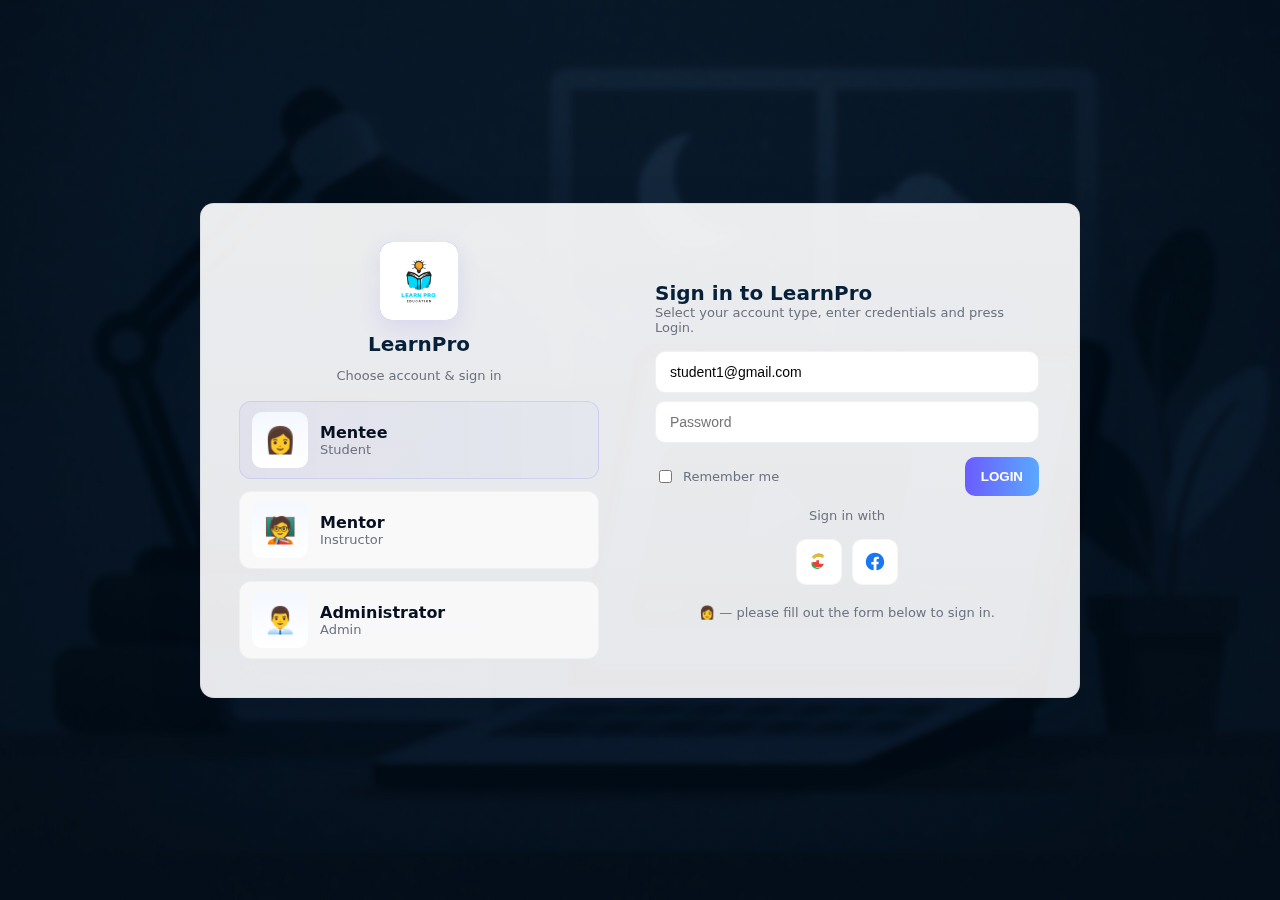
<file: src/main/resources/static/index.html>
<!doctype html>
<html lang="en">
<head>
  <meta charset="utf-8"/>
  <meta name="viewport" content="width=device-width, initial-scale=1"/>
  <title>LearnPro — Choose Account</title>

  <style>
    :root{
      --bg-1: #eaf4ff;
      --bg-2: #f6fafc;
      --muted: #6b7280;
      --accent: #6b5cff;
      --accent-2: #5aa9ff;
      --radius: 14px;
      --shadow-1: 0 10px 30px rgba(14,22,40,0.08);
      --shadow-2: 0 22px 60px rgba(10,18,40,0.09);
      --danger: #b91c1c;
    }

    html,body{height:100%;margin:0;font-family:Inter,system-ui,-apple-system,"Segoe UI",Roboto,Arial; color:#061021; -webkit-font-smoothing:antialiased; -moz-osx-font-smoothing:grayscale;}

/* Full-screen background image (big.jpg) — put file at assets/big.jpg */
    body {
      background-color: var(--bg-1);
      background-image: url("assets/big.jpg");
      background-size: cover;
      background-position: center;
      background-repeat: no-repeat;
      background-attachment: fixed;
      display: flex;
      align-items: center;
      justify-content: center;
      min-height: 100vh;
    }

    .bg-overlay {
      position: fixed;
      inset: 0;
      background: linear-gradient(rgba(6,16,33,0.08), rgba(6,16,33,0.04));
      backdrop-filter: blur(3px) saturate(.95);
      z-index: 0;
    }

    main { position: relative; z-index: 2; padding: 28px; box-sizing: border-box; width:100%; display:flex; align-items:center; justify-content:center; }

    .card {
      width:880px; max-width:96%; border-radius:var(--radius); padding:20px; box-sizing:border-box;
      background: linear-gradient(180deg, rgba(255,255,255,0.92), rgba(250,250,252,0.92));
      box-shadow: var(--shadow-2); border:1px solid rgba(10,18,34,0.06); display:flex; gap:18px; align-items:stretch;
      overflow:hidden;
    }

    .left { width:360px; min-width:240px; padding:18px; display:flex; flex-direction:column; align-items:center; gap:12px; text-align:center; }
    /* logo now uses an image */
    .logo {
      width:78px;
      height:78px;
      border-radius:12px;
      overflow:hidden;
      display:flex;
      align-items:center;
      justify-content:center;
      background: linear-gradient(135deg,var(--accent),var(--accent-2));
      box-shadow:0 8px 22px rgba(91,77,255,0.12);
    }
    .logo img {
      display:block;
      width:100%;
      height:100%;
      object-fit:cover;
    }

    .brand-name { font-weight:800; font-size:20px; color:#072039; }
    .brand-sub { color:var(--muted); font-size:13px; }

    .types { display:flex; flex-direction:column; gap:12px; width:100%; margin-top:6px; }
    .type-card { display:flex; gap:12px; align-items:center; padding:10px 12px; border-radius:12px; cursor:pointer; border:1px solid rgba(9,14,26,0.04); background: rgba(255,255,255,0.72); }
    .type-card.active { border-color: rgba(107,92,255,0.16); background: linear-gradient(90deg, rgba(107,92,255,0.06), rgba(90,169,255,0.03)); }
    .type-avatar { width:56px; height:56px; border-radius:10px; display:flex; align-items:center; justify-content:center; font-size:26px; background: linear-gradient(180deg,#f4f8ff,#fff); color:var(--accent); }

    .right { flex:1; padding:20px; display:flex; flex-direction:column; gap:10px; justify-content:center; }
    .title { font-size:20px; font-weight:800; color:#072039; }
    .subtitle { color:var(--muted); font-size:13px; margin-bottom:6px; }
    .form { display:flex; gap:12px; flex-wrap:wrap; }
    .col { flex:1; min-width:220px; display:flex; flex-direction:column; gap:8px; }
    .input { padding:12px 14px; border-radius:10px; border:1px solid rgba(10,16,30,0.06); background:white; font-size:14px; }
    .row-inline { display:flex; align-items:center; justify-content:space-between; gap:12px; }
    .remember { display:flex; align-items:center; gap:8px; color:var(--muted); font-size:13px; }
    .btn { padding:12px 16px; border-radius:10px; font-weight:800; cursor:pointer; border:0; }
    .btn-primary { background: linear-gradient(90deg,var(--accent),var(--accent-2)); color:white; }
    .social-btn { display:inline-flex; align-items:center; justify-content:center; width:46px; height:46px; border-radius:10px; background:white; border:1px solid rgba(10,16,30,0.04); cursor:pointer; padding:0; }
    .social-btn svg { width:22px; height:22px; display:block; }
    .error { display:none; padding:10px 12px; border-radius:8px; background: rgba(185,28,28,0.06); color: var(--danger); font-weight:700; margin-top:6px; }

    @media (max-width:920px){
      .card { flex-direction:column; width:92%; }
      .left { width:auto; order:2; }
      .right { order:1; }
    }
  </style>
</head>
<body>
  <div class="bg-overlay" aria-hidden="true"></div>

  <main>
    <section class="card" role="dialog" aria-labelledby="choose-title">
      <aside class="left" aria-hidden="false">
        <div class="logo" aria-hidden="false">
          <!-- logo.jpg placed in assets/logo.jpg -->
          <img src="assets/logo.jpg" alt="LearnPro logo">
        </div>

        <div class="brand-name">LearnPro</div>
        <div class="brand-sub">Choose account & sign in</div>

        <div class="types" role="tablist" aria-label="Account types">
          <div class="type-card active" data-role="STUDENT" tabindex="0" role="button" aria-pressed="true">
            <div class="type-avatar">👩</div>
            <div style="text-align:left">
              <div style="font-weight:700">Mentee</div>
              <div style="font-size:13px;color:var(--muted)">Student</div>
            </div>
          </div>

          <div class="type-card" data-role="INSTRUCTOR" tabindex="0" role="button" aria-pressed="false">
            <div class="type-avatar">🧑‍🏫</div>
            <div style="text-align:left">
              <div style="font-weight:700">Mentor</div>
              <div style="font-size:13px;color:var(--muted)">Instructor</div>
            </div>
          </div>

          <div class="type-card" data-role="ADMIN" tabindex="0" role="button" aria-pressed="false">
            <div class="type-avatar">👨‍💼</div>
            <div style="text-align:left">
              <div style="font-weight:700">Administrator</div>
              <div style="font-size:13px;color:var(--muted)">Admin</div>
            </div>
          </div>
        </div>
      </aside>

      <div class="right" aria-live="polite">
        <div>
          <div class="title" id="choose-title">Sign in to LearnPro</div>
          <div class="subtitle">Select your account type, enter credentials and press Login.</div>
        </div>

        <form id="loginForm" class="form" onsubmit="return false;">
          <div class="col">
            <input id="loginIdentifier" class="input" placeholder="Username or email" autocomplete="username" />
            <input id="loginPassword" class="input" type="password" placeholder="Password" autocomplete="current-password" />
            <div class="row-inline" style="margin-top:6px">
              <label class="remember"><input id="remember" type="checkbox"> Remember me</label>
              <button id="loginBtn" class="btn btn-primary" type="button">LOGIN</button>
            </div>

            <div id="errorBox" class="error" role="alert" aria-live="assertive"></div>
          </div>

          <div class="col" style="align-items:center; justify-content:center">
            <div style="color:var(--muted); font-size:13px">Sign in with</div>
            <div style="display:flex; gap:10px; margin-top:8px">
              <!-- Google logo button (G icon) -->
              <button id="btnGoogle" class="social-btn" type="button" aria-label="Sign in with Google">
                <svg viewBox="0 0 24 24" xmlns="http://www.w3.org/2000/svg" aria-hidden="true">
                  <path fill="#EA4335" d="M12 10.2v3.6h5.2c-.2 1-1 2.8-3.2 4.2l-.1.1-4.1-.3c-2.5-.2-4.6-2.3-4.9-4.8l-.1-1.1h4.3V10.2z"/>
                  <path fill="#34A853" d="M6.3 14.9c.4 1.5 1.6 2.7 3.1 3.3l4.1.3c-2.3 1.6-5.5 1.5-7.8-.4-1.7-1.6-2.5-4-1.6-6.4l1.9 3.2z"/>
                  <path fill="#4A90E2" d="M12 6.1c1.1 0 2.1.4 2.9 1l2.2-2.2C16.1 3.4 14.2 2.6 12 2.6 8.9 2.6 6.2 4 4.6 6.5l2.2 1.7C7.8 7 9.8 6.1 12 6.1z"/>
                  <path fill="#FBBC05" d="M4.6 6.5L3 8.3c1.7-3 5-5 9-5 2.2 0 4.2.8 5.8 2.2l-2.2 2.2C14.1 6.5 13.1 6.1 12 6.1 9.8 6.1 7.8 7 6.3 8.7z"/>
                </svg>
              </button>

              <!-- Facebook logo button (f icon) -->
              <button id="btnFb" class="social-btn" type="button" aria-label="Sign in with Facebook">
                <svg viewBox="0 0 24 24" xmlns="http://www.w3.org/2000/svg" aria-hidden="true">
                  <path fill="#1877F2" d="M22 12.1C22 6.5 17.5 2 11.9 2S2 6.5 2 12.1C2 17 5.7 21 10.5 21V14.7H8v-2.6h2.5V10c0-2.4 1.4-3.7 3.6-3.7 1 0 2.1.1 2.1.1v2.3H15c-1.1 0-1.4.7-1.4 1.4v1.7h2.5l-.4 2.6H13.6V21C18.4 21 22 17 22 12.1z"/>
                </svg>
              </button>
            </div>

            <div id="selectedRoleLabel" style="color:var(--muted); font-size:13px; text-align:center; margin-top:12px">Mentee — please fill out the form below to sign in.</div>
          </div>
        </form>
      </div>
    </section>
  </main>

  <div id="toast" class="toast" role="status" aria-live="polite"></div>

  <script>
    // Hard-coded accounts mapping (kept internal)
    const ACCOUNTS = {
      STUDENT: { email: 'student1@gmail.com', pw: '123', name: 'Demo Student', redirect: 'student.html' },
      INSTRUCTOR: { email: 'instructor1@gmail.com', pw: '123', name: 'Demo Instructor', redirect: 'instructor.html' },
      ADMIN: { email: 'admin1@gmail.com', pw: '123', name: 'Demo Admin', redirect: 'admin.html' }
    };

    // DOM refs
    const typeEls = Array.from(document.querySelectorAll('.type-card'));
    const selectedRoleLabel = document.getElementById('selectedRoleLabel');
    const identifier = document.getElementById('loginIdentifier');
    const password = document.getElementById('loginPassword');
    const remember = document.getElementById('remember');
    const loginBtn = document.getElementById('loginBtn');
    const btnGoogle = document.getElementById('btnGoogle');
    const btnFb = document.getElementById('btnFb');
    const errorBox = document.getElementById('errorBox');

    let selectedRole = 'STUDENT';

    function setActiveRole(roleEl){
      typeEls.forEach(el=>{
        const r = el.getAttribute('data-role');
        if(r === roleEl.getAttribute('data-role')){
          el.classList.add('active');
          el.setAttribute('aria-pressed','true');
          selectedRole = r;
          selectedRoleLabel.textContent = el.querySelector('div > div').textContent + ' — please fill out the form below to sign in.';
        } else {
          el.classList.remove('active');
          el.setAttribute('aria-pressed','false');
        }
      });
      // prefill identifier with test email for the selected role (internal only)
      const preset = ACCOUNTS[selectedRole];
      if(preset) identifier.value = preset.email;
      hideError();
    }

    // Init
    setActiveRole(typeEls[0]);

    typeEls.forEach(el=>{
      el.addEventListener('click', ()=> setActiveRole(el));
      el.addEventListener('keydown', (e)=> { if(e.key === 'Enter' || e.key === ' ') { e.preventDefault(); setActiveRole(el); } });
    });

    function showError(msg){
      errorBox.textContent = msg;
      errorBox.style.display = 'block';
    }
    function hideError(){
      errorBox.textContent = '';
      errorBox.style.display = 'none';
    }

    // Submit on Enter key in password
    password.addEventListener('keydown', (e)=> { if(e.key === 'Enter') loginBtn.click(); });

    // Helper: base64url
    function base64url(str){ return btoa(unescape(encodeURIComponent(str))).replace(/\+/g,'-').replace(/\//g,'_').replace(/=+$/,''); }
    function createFakeJwt(user){
      const header = { alg: 'HS256', typ: 'JWT' };
      const iat = Math.floor(Date.now()/1000);
      const exp = iat + 3600;
      const payload = { sub: String(user.id || 'demo-'+Math.floor(Math.random()*100000)), name: user.name || user.email, email: user.email, role: user.role || 'STUDENT', iat, exp };
      const unsigned = base64url(JSON.stringify(header)) + '.' + base64url(JSON.stringify(payload));
      const fakeSig = base64url(Math.random().toString(36).slice(2) + Date.now());
      return unsigned + '.' + fakeSig;
    }

    loginBtn.addEventListener('click', ()=> {
      hideError();
      const email = (identifier.value || '').trim();
      const pw = (password.value || '').trim();

      if(!email || !pw){ showError('Please enter both email and password.'); return; }

      const acc = ACCOUNTS[selectedRole];
      if(!acc){ showError('Selected role is not supported.'); return; }

      if(email === acc.email && pw === acc.pw){
        const demoUser = { id: Date.now(), name: acc.name, email: acc.email, role: selectedRole };
        const fakeJwt = createFakeJwt(demoUser);
        localStorage.setItem('user', JSON.stringify(demoUser));
        localStorage.setItem('token', fakeJwt);
        if(selectedRole === 'ADMIN') localStorage.setItem('adminName', acc.name); else localStorage.removeItem('adminName');
        if(remember.checked) localStorage.setItem('lastLogin', email); else localStorage.removeItem('lastLogin');
        // redirect
        setTimeout(()=> { window.location.href = acc.redirect; }, 450);
      } else {
        showError('Invalid credentials for the selected account.');
      }
    });

    btnGoogle.addEventListener('click', ()=> { showError('Google sign-in not wired.'); setTimeout(hideError,1600); });
    btnFb.addEventListener('click', ()=> { showError('Facebook sign-in not wired.'); setTimeout(hideError,1600); });

    document.addEventListener('DOMContentLoaded', ()=> {
      const last = localStorage.getItem('lastLogin');
      if(last) identifier.value = last;
    });
  </script>
</body>
</html>
</file>
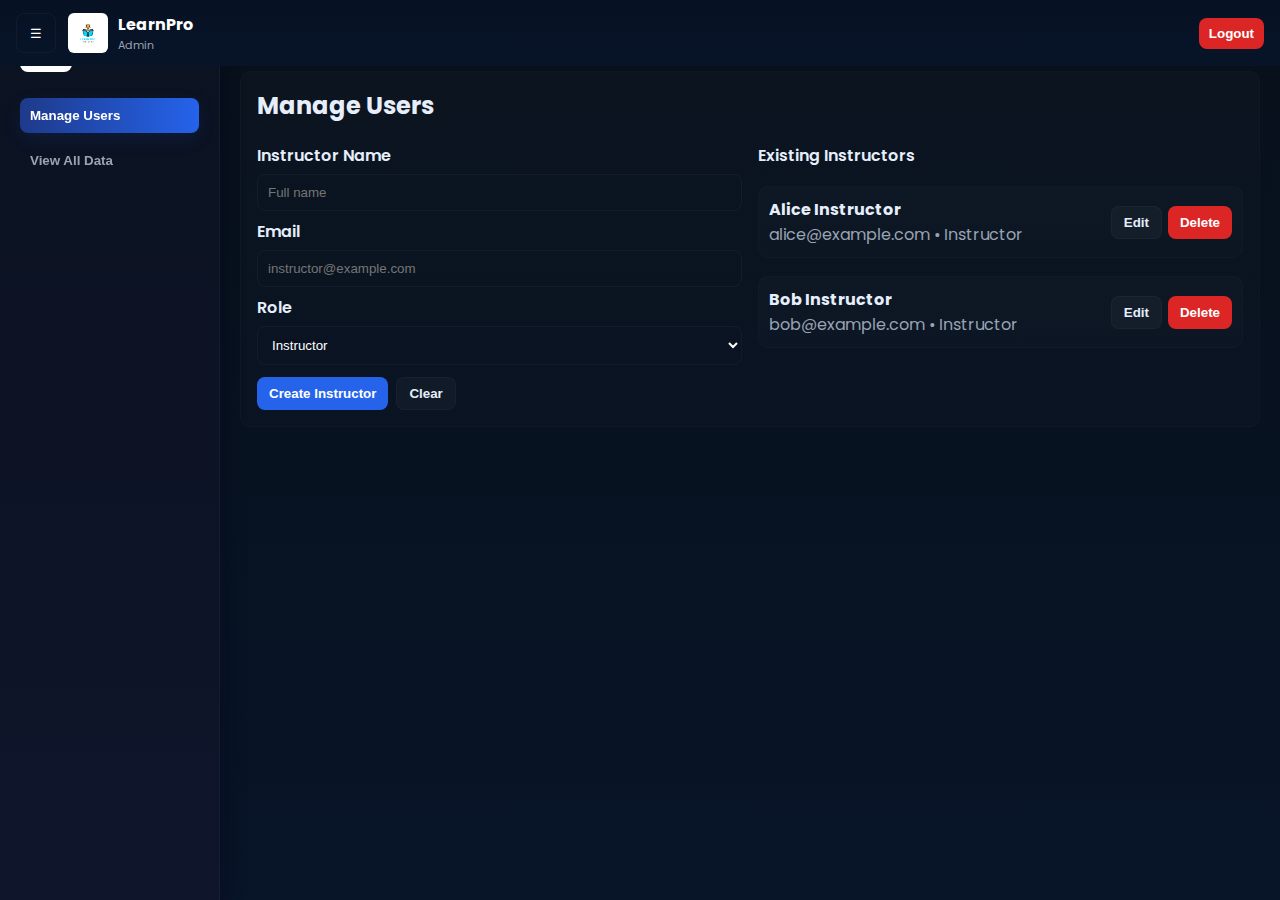
<file: src/main/resources/static/admin.html>
<!doctype html>
<html lang="en">
<head>
<meta charset="utf-8" />
<meta name="viewport" content="width=device-width,initial-scale=1" />
<title>LearnPro — Admin (Responsive)</title>
<link href="https://fonts.googleapis.com/css2?family=Poppins:wght@400;600;700;800&display=swap" rel="stylesheet">
<style>
  :root{
    --sidebar-w:220px; --bg-dark:#07101a; --muted:#9aa3b3;
    --accent-1:#2563eb; --danger:#dc2626;
  }
  *{box-sizing:border-box}
  body{margin:0;font-family:Poppins,Inter,system-ui,Arial,sans-serif;
    background:linear-gradient(180deg,#07101a 0%,#081428 100%); color:#e6eefc; min-height:100vh}
  /* Sidebar */
  .sidebar{
    position:fixed; left:0; top:0; bottom:0; width:var(--sidebar-w); padding:20px;
    background:linear-gradient(180deg,#0b1220,#0f152b); border-right:1px solid rgba(255,255,255,0.04);
    box-shadow:6px 0 18px rgba(2,6,23,0.3); display:flex; flex-direction:column; gap:18px; z-index:40;
  }
  .brand{display:flex;gap:12px;align-items:center}
  .brand img{height:52px;border-radius:8px;padding:4px;background:#fff}
  .brand h1{margin:0;font-size:20px;font-weight:800;
    background:linear-gradient(90deg,#7dd3fc 0%,#60a5fa 40%,#7c3aed 100%);
    -webkit-background-clip:text;background-clip:text;color:transparent}
  .subtitle{font-size:11px;color:rgba(255,255,255,0.85);text-transform:uppercase}
  .nav{display:flex;flex-direction:column;gap:10px;margin-top:8px}
  .nav button{background:transparent;color:var(--muted);padding:10px;border-radius:8px;border:0;text-align:left;cursor:pointer;font-weight:600}
  .nav button[aria-current="true"]{background:linear-gradient(90deg,#1e3a8a,#2563eb);color:#fff;box-shadow:0 6px 18px rgba(32,90,230,.12)}
  /* Main */
  .main{margin-left:var(--sidebar-w);padding:20px;min-height:100vh}
  .header-row{display:flex;align-items:center;gap:12px}
  .page-title{font-size:22px;font-weight:700}
  .muted{color:var(--muted)}
  .card{background:linear-gradient(180deg, rgba(255,255,255,0.02), rgba(255,255,255,0.01)); padding:16px;border-radius:10px;margin-top:18px;border:1px solid rgba(255,255,255,0.02)}
  label{display:block;margin:8px 0 6px;font-weight:600}
  input[type="text"], input[type="email"], select, textarea{width:100%;padding:10px;border-radius:8px;border:1px solid rgba(255,255,255,0.04);background:transparent;color:#fff}
  .row{display:flex;gap:12px;align-items:center}
  .btn{padding:8px 12px;border-radius:8px;border:0;cursor:pointer;font-weight:700}
  .btn.primary{background:var(--accent-1);color:#fff}
  .btn.ghost{background:rgba(255,255,255,0.03);color:#e6eefc;border:1px solid rgba(255,255,255,0.03)}
  .btn.danger{background:var(--danger);color:#fff}
  table{width:100%;border-collapse:collapse;margin-top:10px;color:#e6eefc}
  th,td{padding:10px;border-bottom:1px solid rgba(255,255,255,0.03);text-align:left}
  th{font-weight:700}
  /* Mobile header & drawer */
  .mobile-header{display:none;position:fixed;left:0;right:0;top:0;z-index:80;padding:12px 16px;background:linear-gradient(180deg,#071124,#071428);display:flex;align-items:center;gap:12px}
  .hamburger{width:40px;height:40px;border-radius:8px;border:1px solid rgba(255,255,255,0.04);background:transparent;color:#fff;display:inline-flex;align-items:center;justify-content:center;cursor:pointer}
  .mobile-title{font-weight:700;color:#fff}
  .drawer{position:fixed;inset:0;display:none;z-index:90}
  .drawer .backdrop{position:absolute;inset:0;background:rgba(0,0,0,0.5)}
  .drawer .panel{position:absolute;left:0;top:0;bottom:0;width:260px;background:linear-gradient(180deg,#0b1220,#0f152b);padding:20px;overflow:auto}
  /* top-right logout */
  .topbar{position:fixed;right:20px;top:18px;z-index:70;display:flex;gap:8px;align-items:center}
  .logout-btn{background:var(--danger);color:#fff;border:0;padding:8px 12px;border-radius:8px;cursor:pointer;font-weight:700}
  /* Small screens */
  @media (max-width:900px){
    .sidebar{display:none}
    .main{margin-left:0;padding:14px}
    .mobile-header{display:flex}
    .topbar{display:none}
    .card{margin-top:92px}
  }
  @media (max-width:420px){
    input,textarea,select{font-size:14px}
    .brand h1{font-size:18px}
  }
</style>
</head>
<body>

  <!-- Sidebar (desktop) -->
  <aside class="sidebar" aria-label="Admin nav">
    <div class="brand">
      <img src="./assets/logo.jpg" alt="logo">
      <div>
        <h1>LearnPro</h1>
        <div class="subtitle">Admin</div>
      </div>
    </div>

    <nav class="nav" role="navigation">
      <button data-tab="manage" aria-current="true">Manage Users</button>
      <button data-tab="data">View All Data</button>
      <!-- SETTINGS REMOVED -->
    </nav>
  </aside>

  <!-- Mobile header -->
  <header class="mobile-header" aria-hidden="true">
    <button class="hamburger" id="hamburger" aria-label="Open menu">☰</button>
    <div style="display:flex;align-items:center;gap:10px">
      <img src="./assets/logo.jpg" alt="" style="height:40px;border-radius:6px;background:#fff;padding:3px"/>
      <div>
        <div class="mobile-title">LearnPro</div>
        <div style="font-size:11px;color:var(--muted)">Admin</div>
      </div>
    </div>
    <div style="margin-left:auto"></div>
    <button id="logoutMobile" class="logout-btn" style="background:var(--danger);color:#fff;border-radius:8px;padding:8px 10px">Logout</button>
  </header>

  <!-- Drawer -->
  <div class="drawer" id="drawer">
    <div class="backdrop" id="drawerBack"></div>
    <div class="panel">
      <div style="display:flex;align-items:center;gap:12px;margin-bottom:12px">
        <img src="./assets/logo.jpg" alt="" style="height:44px;border-radius:6px;background:#fff;padding:3px"/>
        <div><div style="font-weight:800">LearnPro</div><div style="font-size:12px;color:var(--muted)">Admin</div></div>
      </div>
      <nav style="display:flex;flex-direction:column;gap:8px">
        <button class="drawer-item" data-tab="manage">Manage Users</button>
        <button class="drawer-item" data-tab="data">View All Data</button>
        <!-- drawer settings removed -->
      </nav>
      <div style="margin-top:18px">
        <button id="drawerLogout" class="btn ghost" style="width:100%;text-align:left;padding:12px">Logout</button>
      </div>
    </div>
  </div>

  <!-- Top-right logout (desktop) -->
  <div class="topbar">
    <button id="logoutTop" class="logout-btn">Logout</button>
  </div>

  <!-- Main -->
  <main class="main" id="main">
    <div class="header-row">
      <div class="page-title">Admin Dashboard</div>
      <div class="muted" style="margin-left:8px" id="hello">Hi, Admin</div>
    </div>

    <!-- Manage Users -->
    <section id="area-manage" class="card area" style="display:block">
      <h2 style="margin:0 0 12px 0">Manage Users</h2>

      <div style="display:flex;gap:16px;flex-wrap:wrap">
        <div style="flex:1;min-width:260px">
          <label for="u-name">Instructor Name</label>
          <input id="u-name" type="text" placeholder="Full name">
          <label for="u-email">Email</label>
          <input id="u-email" type="email" placeholder="instructor@example.com">
          <label for="u-role">Role</label>
          <select id="u-role"><option>Instructor</option><option>Admin</option></select>
          <div style="margin-top:12px;display:flex;gap:8px">
            <button id="createUser" class="btn primary">Create Instructor</button>
            <button id="clearUser" class="btn ghost">Clear</button>
          </div>
        </div>

        <div style="flex:1;min-width:320px">
          <label>Existing Instructors</label>
          <div id="usersList" style="margin-top:8px"></div>
        </div>
      </div>
    </section>

    <!-- View All Data -->
    <section id="area-data" class="card area" style="display:none">
      <h2 style="margin:0 0 12px 0">View All Data</h2>
      <p class="muted">This table shows a combined mock dataset (courses, enrollments, users). Replace with API data.</p>
      <div style="overflow:auto;margin-top:10px">
        <table id="dataTable" role="table" aria-label="All data">
          <thead><tr><th>Type</th><th>Title / Name</th><th>Meta</th><th>Action</th></tr></thead>
          <tbody></tbody>
        </table>
      </div>
    </section>
  </main>

<script>
  // Tab wiring (desktop)
  function activateTab(id){
    document.querySelectorAll('.area').forEach(a => a.style.display='none');
    document.getElementById('area-' + id).style.display = 'block';
    document.querySelectorAll('.nav button').forEach(b=>b.removeAttribute('aria-current'));
    const db = Array.from(document.querySelectorAll('.nav button')).find(b=>b.dataset.tab===id);
    if(db) db.setAttribute('aria-current','true');
  }
  document.querySelectorAll('.nav button').forEach(b=> b.addEventListener('click', ()=> activateTab(b.dataset.tab)));

  // Drawer behavior
  const drawer = document.getElementById('drawer'), hamburger = document.getElementById('hamburger'), back = document.getElementById('drawerBack');
  function openDrawer(){ drawer.style.display='block'; }
  function closeDrawer(){ drawer.style.display='none'; }
  hamburger && hamburger.addEventListener('click', openDrawer);
  back && back.addEventListener('click', closeDrawer);
  document.querySelectorAll('.drawer-item').forEach(b=> b.addEventListener('click', ()=> { activateTab(b.dataset.tab); closeDrawer(); }));

  // Logout handlers
  const doLogout = ()=> { try{ localStorage.clear(); }catch(e){}; window.location.href='./index.html'; };
  document.getElementById('logoutTop').addEventListener('click', doLogout);
  document.getElementById('drawerLogout').addEventListener('click', doLogout);
  document.getElementById('logoutMobile').addEventListener('click', doLogout);

  // Mock data stores
  let users = [
    { id: 1, name: 'Alice Instructor', email: 'alice@example.com', role: 'Instructor' },
    { id: 2, name: 'Bob Instructor', email: 'bob@example.com', role: 'Instructor' }
  ];
  let dataset = [
    { type:'Course', title:'Data Structures', meta:'Instructor: Alice' },
    { type:'Enrollment', title:'John Doe', meta:'Course: Data Structures' },
    { type:'User', title:'Alice Instructor', meta:'Instructor' }
  ];

  // Render helpers
  function renderUsers(){
    const container = document.getElementById('usersList');
    container.innerHTML = users.map(u=> {
      return `<div class="card" style="display:flex;justify-content:space-between;align-items:center;margin-bottom:8px;padding:10px">
        <div><strong>${escapeHtml(u.name)}</strong><div class="muted">${escapeHtml(u.email)} • ${escapeHtml(u.role)}</div></div>
        <div style="display:flex;gap:6px">
          <button class="btn ghost" data-edit="${u.id}">Edit</button>
          <button class="btn danger" data-delete="${u.id}">Delete</button>
        </div>
      </div>`;
    }).join('') || `<div class="muted">No instructors yet.</div>`;
    container.querySelectorAll('[data-delete]').forEach(btn=> btn.addEventListener('click', ()=> {
      const id = Number(btn.dataset.delete);
      if(!confirm('Delete instructor?')) return;
      users = users.filter(x=> x.id !== id);
      renderUsers(); renderDataTable();
    }));
    container.querySelectorAll('[data-edit]').forEach(btn=> btn.addEventListener('click', ()=> {
      const id = Number(btn.dataset.edit);
      const u = users.find(x=> x.id === id);
      if(!u) return;
      document.getElementById('u-name').value = u.name;
      document.getElementById('u-email').value = u.email;
      document.getElementById('u-role').value = u.role;
    }));
  }

  function renderDataTable(){
    const tbody = document.querySelector('#dataTable tbody');
    tbody.innerHTML = dataset.map((r,i)=> `<tr>
      <td>${escapeHtml(r.type)}</td>
      <td>${escapeHtml(r.title)}</td>
      <td>${escapeHtml(r.meta)}</td>
      <td><button class="btn ghost" data-row="${i}">View</button></td>
    </tr>`).join('');
    tbody.querySelectorAll('[data-row]').forEach(b=> b.addEventListener('click', ()=> alert('Row details (demo): ' + JSON.stringify(dataset[b.dataset.row]))));
  }

  // Create user
  document.getElementById('createUser').addEventListener('click', ()=> {
    const name = document.getElementById('u-name').value.trim();
    const email = document.getElementById('u-email').value.trim();
    const role = document.getElementById('u-role').value;
    if(!name || !email){ alert('Provide name and email'); return; }
    const existing = users.find(u=> u.email.toLowerCase() === email.toLowerCase());
    if(existing){
      existing.name = name; existing.role = role;
      alert('Updated existing instructor (demo).');
    } else {
      const id = Date.now();
      users.push({ id, name, email, role });
      alert('Created instructor (demo).');
    }
    dataset.push({ type:'User', title:name, meta: role });
    document.getElementById('u-name').value=''; document.getElementById('u-email').value=''; document.getElementById('u-role').value='Instructor';
    renderUsers(); renderDataTable();
  });

  document.getElementById('clearUser').addEventListener('click', ()=> {
    document.getElementById('u-name').value=''; document.getElementById('u-email').value=''; document.getElementById('u-role').value='Instructor';
  });

  function escapeHtml(s=''){ return String(s).replace(/[&<>"']/g, m=>({'&':'&amp;','<':'&lt;','>':'&gt;','"':'&quot;',"'":'&#39;'}[m])); }

  // Init
  renderUsers(); renderDataTable();

  // mobile spacing
  function applyMobilePadding(){
    const main = document.getElementById('main');
    if(window.innerWidth <= 900) main.classList.add('with-mobile-header');
    else main.classList.remove('with-mobile-header');
  }
  window.addEventListener('resize', applyMobilePadding);
  applyMobilePadding();
</script>
</body>
</html>
</file>
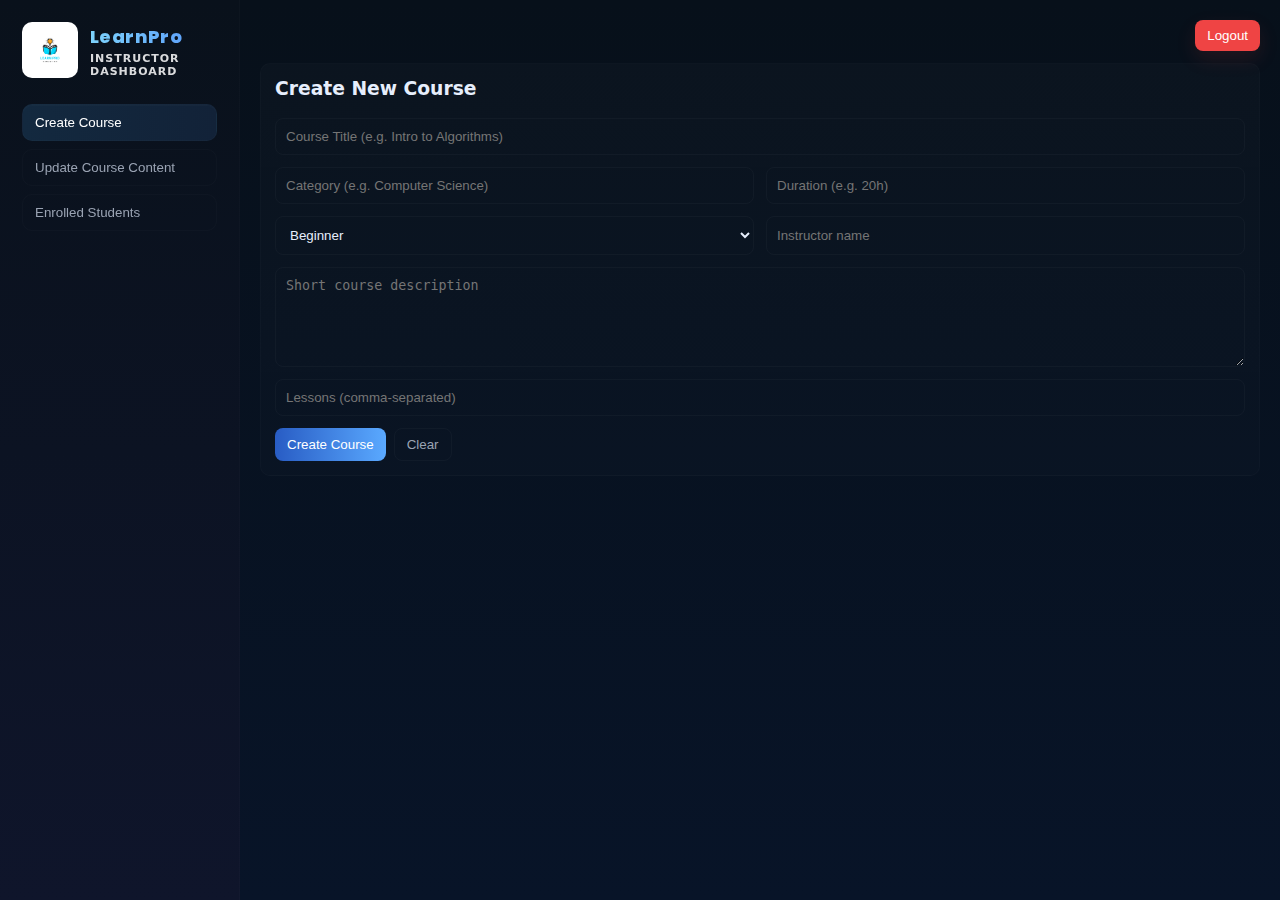
<file: src/main/resources/static/instructor.html>
<!doctype html>
<html lang="en">
<head>
  <meta charset="utf-8"/>
  <meta name="viewport" content="width=device-width, initial-scale=1"/>
  <title>LearnPro — Instructor</title>

  <!-- font for nicer headings -->
  <link href="https://fonts.googleapis.com/css2?family=Poppins:wght@400;600;700;800&display=swap" rel="stylesheet">

  <style>
    :root{ --sidebar-w:240px; --muted:#9aa3b3; --accent1:#60a5fa; --accent2:#7dd3fc; }
    *{ box-sizing:border-box; }
    body{ margin:0; font-family:Inter, system-ui, Arial, sans-serif; background: linear-gradient(180deg,#07101a,#081428); color:#e6eefc; min-height:100vh; }

    /* sidebar */
    .sidebar{
      position:fixed; top:0; left:0; bottom:0; width:var(--sidebar-w);
      padding:22px; display:flex; flex-direction:column; gap:18px;
      background: linear-gradient(180deg,#09111b,#0f152b); border-right:1px solid rgba(255,255,255,0.02);
      z-index:40;
    }
    .logo{ display:flex; gap:12px; align-items:center; }
    .logo img{ height:56px; width:56px; border-radius:10px; background:#fff; padding:6px; }
    .logo .brand{ display:flex; flex-direction:column; }
    .brand h1{
      margin:0; font-family:"Poppins",sans-serif; font-weight:800; font-size:18px;
      background: linear-gradient(90deg,var(--accent2),var(--accent1)); -webkit-background-clip:text; background-clip:text; color:transparent;
      letter-spacing:0.4px;
    }
    .brand .subtitle{ margin-top:2px; font-size:11px; font-weight:600; color:rgba(255,255,255,0.85); text-transform:uppercase; letter-spacing:1px; }

    nav{ display:flex; flex-direction:column; gap:8px; margin-top:8px; }
    .nav-pill{ text-align:left; padding:10px 12px; border-radius:10px; border:1px solid rgba(255,255,255,0.02); color:var(--muted); background:transparent; cursor:pointer; }
    .nav-pill.active{ background:linear-gradient(90deg,#13293f,#122238); color:#fff; box-shadow: inset 0 1px 0 rgba(255,255,255,0.02); }

    /* main */
    .main{ margin-left:var(--sidebar-w); padding:20px; min-height:100vh; }
    .topbar{ display:flex; align-items:center; gap:12px; margin-bottom:12px; }
    .page-title{ font-weight:700; font-size:20px; }
    .hello{ color:var(--muted); margin-left:8px; }

    /* top-right logout */
    .top-logout{
      margin-left:auto; background:#ef4444; color:white; border:0; padding:8px 12px; border-radius:8px; cursor:pointer; box-shadow:0 8px 20px rgba(239,68,68,0.12);
    }

    /* small UI */
    .card{ background: linear-gradient(180deg, rgba(255,255,255,0.02), rgba(255,255,255,0.01)); padding:14px; border-radius:10px; border:1px solid rgba(255,255,255,0.02); color:#e6eefc; }
    .tabs{ display:flex; gap:8px; margin-bottom:12px; }
    .tab{ padding:8px 10px; border-radius:10px; background:transparent; color:var(--muted); border:1px solid rgba(255,255,255,0.02); cursor:pointer; }
    .tab.active{ color:#fff; background:linear-gradient(90deg,#1f3f8f,#2b6fbf); box-shadow: 0 6px 20px rgba(32,90,230,0.12); }

    input[type="text"], textarea, select{ width:100%; padding:10px; border-radius:8px; border:1px solid rgba(255,255,255,0.03); background:transparent; color:inherit; }
    textarea{ min-height:100px; resize:vertical; }
    .form-row{ display:flex; gap:12px; }
    .form-row > *{ flex:1; }

    .btn{ padding:8px 12px; border-radius:8px; border:0; cursor:pointer; }
    .btn.primary{ background:linear-gradient(90deg,#285cc4,#5aa9ff); color:#fff; }
    .btn.ghost{ background:transparent; color:var(--muted); border:1px solid rgba(255,255,255,0.03); }

    table{ width:100%; border-collapse:collapse; color:inherit; margin-top:8px; }
    th,td{ padding:10px; border-bottom:1px solid rgba(255,255,255,0.02); text-align:left; }

    .small{ font-size:13px; color:var(--muted); }
    @media (max-width:900px){
      .sidebar{ position:relative; width:100%; height:auto; flex-direction:row; gap:12px; padding:12px; }
      .main{ margin-left:0; padding:12px; }
      .logo img{ height:44px; width:44px; }
    }
  </style>
</head>
<body>
  <!-- SIDEBAR -->
  <aside class="sidebar" role="navigation" aria-label="Instructor navigation">
    <div class="logo">
      <img src="./assets/logo.jpg" alt="LearnPro logo">
      <div class="brand">
        <div style="display:flex;align-items:center;gap:8px">
          <h1>LearnPro</h1>
        </div>
        <div class="subtitle">Instructor Dashboard</div>
      </div>
    </div>

    <nav role="menu" aria-label="Sections">
      <button class="nav-pill active" data-tab="create">Create Course</button>
      <button class="nav-pill" data-tab="update">Update Course Content</button>
      <button class="nav-pill" data-tab="students">Enrolled Students</button>
    </nav>

    <!-- bottom area intentionally empty (no logout here) -->
  </aside>

  <!-- MAIN -->
  <main class="main">
    <div class="topbar">
      <div class="page-title"></div>
      <div id="hello" class="hello small"></div>
      <button id="topLogout" class="top-logout" title="Logout">Logout</button>
    </div>

    <!-- tabs (top alternative) -->
    

    <!-- AREAS -->
    <section id="area-create" class="card area active" style="margin-top:8px">
      <h3 style="margin-top:0">Create New Course</h3>
      <div style="margin-top:12px;display:flex;flex-direction:column;gap:12px">
        <input id="newTitle" type="text" placeholder="Course Title (e.g. Intro to Algorithms)">
        <div class="form-row">
          <input id="newCategory" type="text" placeholder="Category (e.g. Computer Science)">
          <input id="newDuration" type="text" placeholder="Duration (e.g. 20h)">
        </div>
        <div class="form-row">
          <select id="newLevel">
            <option>Beginner</option><option>Intermediate</option><option>Advanced</option>
          </select>
          <input id="newInstructor" type="text" placeholder="Instructor name">
        </div>
        <textarea id="newSummary" placeholder="Short course description"></textarea>
        <input id="newLessons" type="text" placeholder="Lessons (comma-separated)">
        <div style="display:flex;gap:8px">
          <button id="createCourseBtn" class="btn primary">Create Course</button>
          <button id="clearCreateBtn" class="btn ghost">Clear</button>
        </div>
      </div>
    </section>

    <section id="area-update" class="card area" style="margin-top:12px; display:none">
      <h3 style="margin-top:0">Update Course Content</h3>
      <div style="margin-top:12px; display:flex; gap:12px; flex-direction:column">
        <select id="updateSelect" class="small">
          <option value="">Select a course to update</option>
        </select>
        <input id="updTitle" type="text" placeholder="Course Title">
        <textarea id="updSummary" placeholder="Course summary / description"></textarea>
        <input id="updLessons" type="text" placeholder="Lessons (comma-separated)">
        <div style="display:flex;gap:8px">
          <button id="saveUpdateBtn" class="btn primary">Save Update</button>
          <button id="resetUpdateBtn" class="btn ghost">Reset</button>
        </div>
      </div>
    </section>

    <section id="area-students" class="card area" style="margin-top:12px; display:none">
      <h3 style="margin-top:0">Enrolled Students</h3>
      <div style="margin-top:12px" id="studentsWrap">
        <table>
          <thead>
            <tr><th>Student</th><th>Course</th><th>Enrolled On</th><th>Progress</th></tr>
          </thead>
          <tbody id="studentsBody">
            <!-- dynamic -->
          </tbody>
        </table>
        <div id="noStudents" class="small" style="display:none;margin-top:8px;color:var(--muted)">No enrolled students yet.</div>
      </div>
    </section>
  </main>

  <!-- overlay for modals -->
  <div id="overlay" style="display:none;position:fixed;inset:0;background:rgba(5,8,15,0.6);align-items:center;justify-content:center;z-index:9999"></div>

  <script type="module">
    // top-right logout -> immediate nav to index.html
    document.getElementById('topLogout').addEventListener('click', ()=> {
      // clear any local auth keys used by prior code for safety
      try{ ['lms_user','lms_token','auth_user','user','token'].forEach(k=>localStorage.removeItem(k)); }catch(e){}
      location.href = './index.html';
    });

    // small tab wiring (both sidebar and top tabs sync)
    const leftNav = Array.from(document.querySelectorAll('.sidebar .nav-pill'));
    const topTabs = Array.from(document.querySelectorAll('.tabs .tab'));
    function activate(id){
      leftNav.forEach(b => b.classList.toggle('active', b.dataset.tab === id));
      topTabs.forEach(b => b.classList.toggle('active', b.dataset.tab === id));
      document.querySelectorAll('.area').forEach(a => a.classList.remove('active'));
      const el = document.getElementById('area-' + id);
      if(el) { el.style.display = ''; el.classList.add('active'); } // rely on CSS/inline
      // hide non-active areas explicitly for older browsers:
      ['create','update','students'].forEach(name=>{
        const area = document.getElementById('area-'+name);
        if(area) area.style.display = (name === id ? 'block' : 'none');
      });
    }
    leftNav.forEach(b => b.addEventListener('click', ()=> activate(b.dataset.tab)));
    topTabs.forEach(b => b.addEventListener('click', ()=> activate(b.dataset.tab)));

    // small mock-data + simple handlers (keeps page functional without backend)
    let COURSES = [
      { id: 1, title:'Data Structures & Algorithms', category:'Computer Science', duration:'24h', level:'Intermediate', instructor:'Prof. Andrew', summary:'Fundamentals', lessons:[ 'Intro','Arrays','Trees' ] },
      { id: 2, title:'Python for CS', category:'Programming', duration:'10h', level:'Beginner', instructor:'Eve', summary:'Python basics', lessons:[ 'Basics','OOP','Project' ] }
    ];
    let ENROLLMENTS = [
      { student:'Demo Student', courseId:1, enrolledAt:'2025-08-10', progress:58 }
    ];

    function populateUpdateSelect(){
      const sel = document.getElementById('updateSelect');
      sel.innerHTML = '<option value="">Select a course to update</option>';
      COURSES.forEach(c => {
        const opt = document.createElement('option');
        opt.value = c.id; opt.textContent = c.title;
        sel.appendChild(opt);
      });
    }
    function populateStudentsTable(){
      const body = document.getElementById('studentsBody');
      body.innerHTML = '';
      if(!ENROLLMENTS.length){
        document.getElementById('noStudents').style.display = 'block';
        return;
      }
      document.getElementById('noStudents').style.display = 'none';
      ENROLLMENTS.forEach(en => {
        const tr = document.createElement('tr');
        const course = COURSES.find(c => c.id === en.courseId) || { title:'Course #' + en.courseId };
        tr.innerHTML = `<td>${escapeHtml(en.student)}</td><td>${escapeHtml(course.title)}</td><td>${escapeHtml((en.enrolledAt||'').slice(0,10))}</td><td>${escapeHtml(String(en.progress||0))}%</td>`;
        body.appendChild(tr);
      });
    }

    function escapeHtml(s=''){ return String(s).replace(/[&<>"']/g,m=>({ '&':'&amp;','<':'&lt;','>':'&gt;','"':'&quot;',"'":'&#39;' }[m])); }

    // create course handler
    document.getElementById('createCourseBtn').addEventListener('click', ()=> {
      const t = document.getElementById('newTitle').value.trim();
      if(!t){ alert('Please enter a course title'); return; }
      const newId = (COURSES.length ? Math.max(...COURSES.map(c=>c.id)) : 100) + 1;
      const course = {
        id: newId,
        title: t,
        category: document.getElementById('newCategory').value.trim() || 'General',
        duration: document.getElementById('newDuration').value.trim() || '',
        level: document.getElementById('newLevel').value,
        instructor: document.getElementById('newInstructor').value.trim() || 'Instructor',
        summary: document.getElementById('newSummary').value.trim() || '',
        lessons: (document.getElementById('newLessons').value.trim() || '').split(',').map(s=>s.trim()).filter(Boolean)
      };
      COURSES.push(course);
      populateUpdateSelect();
      alert('Course created: ' + course.title);
      // clear create form
      ['newTitle','newCategory','newDuration','newInstructor','newSummary','newLessons'].forEach(id=>document.getElementById(id).value = '');
      // optional: switch to update tab
      populateCoursesCards();
    });

    document.getElementById('clearCreateBtn').addEventListener('click', ()=> {
      ['newTitle','newCategory','newDuration','newInstructor','newSummary','newLessons'].forEach(id=>document.getElementById(id).value = '');
    });

    // update handlers
    document.getElementById('updateSelect').addEventListener('change', function(){
      const id = Number(this.value);
      const c = COURSES.find(x=> x.id === id);
      if(!c){ document.getElementById('updTitle').value=''; document.getElementById('updSummary').value=''; document.getElementById('updLessons').value=''; return; }
      document.getElementById('updTitle').value = c.title;
      document.getElementById('updSummary').value = c.summary || '';
      document.getElementById('updLessons').value = (c.lessons||[]).join(', ');
    });

    document.getElementById('saveUpdateBtn').addEventListener('click', ()=> {
      const sel = document.getElementById('updateSelect');
      const id = Number(sel.value);
      if(!id){ alert('Choose a course first'); return; }
      const c = COURSES.find(x=> x.id === id);
      if(!c) return;
      c.title = document.getElementById('updTitle').value.trim() || c.title;
      c.summary = document.getElementById('updSummary').value.trim();
      c.lessons = (document.getElementById('updLessons').value || '').split(',').map(s=>s.trim()).filter(Boolean);
      alert('Course updated: ' + c.title);
      populateUpdateSelect();
      populateCoursesCards();
    });

    document.getElementById('resetUpdateBtn').addEventListener('click', ()=> {
      document.getElementById('updateSelect').value = '';
      document.getElementById('updTitle').value=''; document.getElementById('updSummary').value=''; document.getElementById('updLessons').value='';
    });

    // small card view of courses on the create page - optional helper for quick review
    function populateCoursesCards(){
      const wrap = document.getElementById('availableCoursesQuick');
      if(!wrap) return;
      wrap.innerHTML = '';
      COURSES.forEach(c=>{
        const div = document.createElement('div');
        div.className = 'card';
        div.style.marginTop = '8px';
        div.innerHTML = `<strong>${escapeHtml(c.title)}</strong><div class="small">${escapeHtml(c.category)} • ${escapeHtml(c.duration)}</div>`;
        wrap.appendChild(div);
      });
    }

    // load initial mock / populate UI
    function initPage(){
      document.getElementById('hello').textContent = window.auth && window.auth.user ? `Hi, ${window.auth.user.name || 'Instructor'}` : '';
      populateUpdateSelect();
      populateStudentsTable();
      populateCoursesCards();
    }

    initPage();

    // (Optional) keep arrays persisted locally
    // localStorage.setItem('instructor_courses', JSON.stringify(COURSES));
    // localStorage.setItem('instructor_enrollments', JSON.stringify(ENROLLMENTS));
  </script>
</body>
</html>
</file>
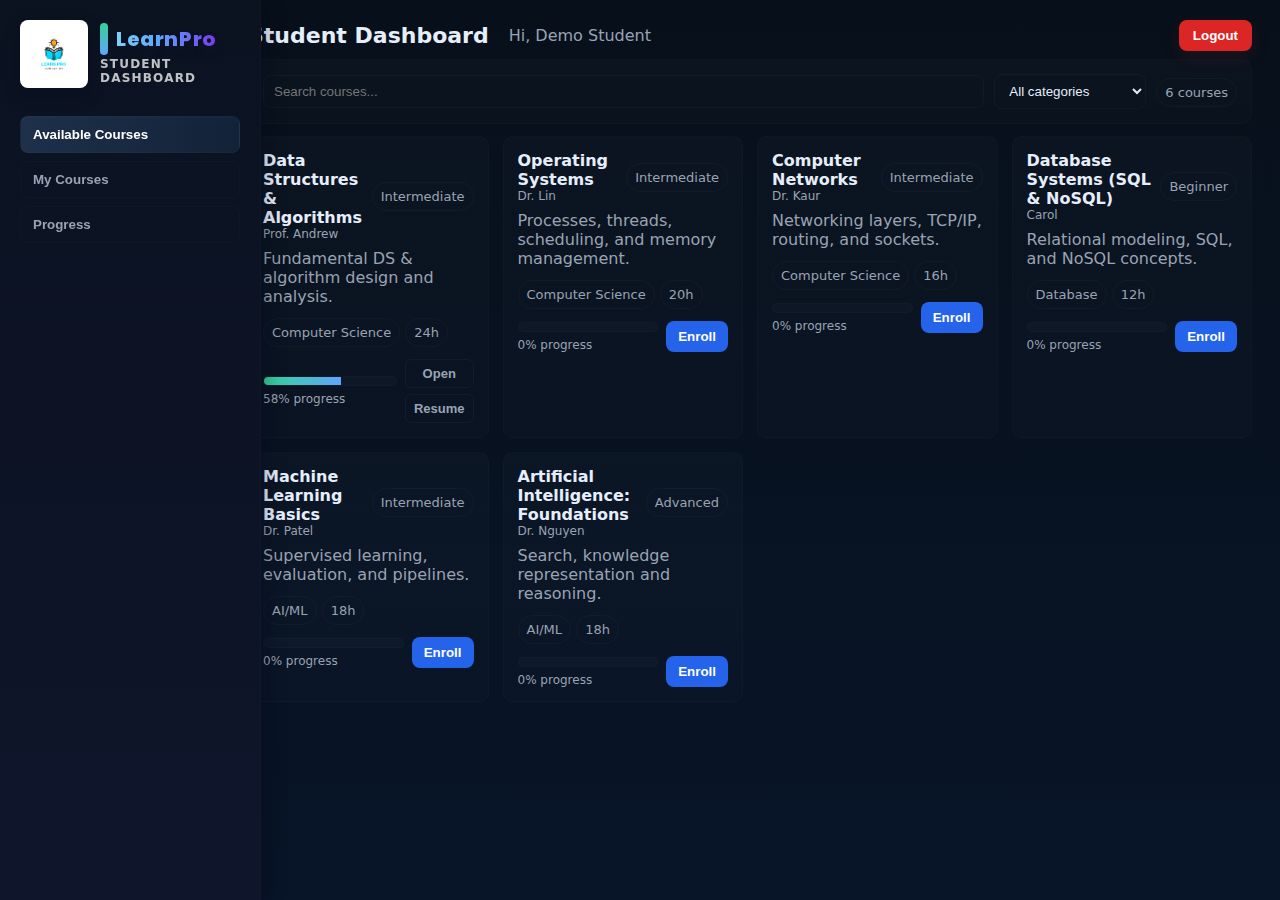
<file: src/main/resources/static/student.html>
<!doctype html>
<html lang="en">
<head>
  <meta charset="utf-8"/>
  <meta name="viewport" content="width=device-width, initial-scale=1"/>
  <title>LearnPro — Student</title>

  <!-- Fonts -->
  <link href="https://fonts.googleapis.com/css2?family=Poppins:wght@400;600;700;800&display=swap" rel="stylesheet">

  <style>
    :root{
      --sidebar-w:220px;
      --bg-dark:#07101a;
      --muted:#9aa3b3;
    }

    /* Reset + base */
    html,body{ height:100%; }
    body{
      margin:0;
      font-family:Inter, system-ui, Arial, sans-serif;
      background: linear-gradient(180deg,#07101a 0%, #081428 100%);
      color:#e6eefc;
      min-height:100vh;
      -webkit-font-smoothing:antialiased;
      -moz-osx-font-smoothing:grayscale;
    }

    /* Sidebar */
    .sidebar{
      position:fixed;
      left:0; top:0; bottom:0;
      width:var(--sidebar-w);
      padding:20px;
      background: linear-gradient(180deg,#0b1220,#0f152b);
      border-right:1px solid rgba(255,255,255,0.02);
      box-shadow: 6px 0 18px rgba(2,6,23,0.3);
      display:flex;
      flex-direction:column;
      gap:18px;
      z-index:40;
    }
    .logo{ display:flex; align-items:center; gap:12px; }
    .logo img{ height:56px; width:auto; border-radius:8px; padding:6px; background:#fff; box-shadow:0 6px 18px rgba(2,6,23,0.25); }
    .logo h1{
      font-family: "Poppins", Inter, system-ui, Arial, sans-serif;
      font-weight:800;
      font-size:20px;
      margin:0;
      letter-spacing:0.6px;
      background: linear-gradient(90deg, #7dd3fc 0%, #60a5fa 45%, #7c3aed 100%);
      -webkit-background-clip: text;
      background-clip: text;
      color: transparent;
      text-shadow: 0 6px 18px rgba(96,165,250,0.08);
    }
    .subtitle{ margin-top:2px; font-weight:600; font-size:12px; color: rgba(255,255,255,0.82); text-transform:uppercase; letter-spacing:1.2px; opacity:0.9; }

    nav{ display:flex; flex-direction:column; gap:8px; margin-top:10px; }
    .nav-pill{
      padding:10px 12px;
      border-radius:8px;
      background:transparent;
      color:var(--muted);
      border:1px solid rgba(255,255,255,0.02);
      cursor:pointer;
      text-align:left;
      font-weight:600;
    }
    .nav-pill.active{
      background:linear-gradient(90deg,#1e304a,#122238);
      color:#fff;
      box-shadow: inset 0 1px 0 rgba(255,255,255,0.02);
    }

    /* No bottom logout (removed) */

    /* Main */
    .main{ margin-left:var(--sidebar-w); padding:20px 28px; min-height:100vh; box-sizing:border-box; }
    .topbar{ display:flex; align-items:center; gap:12px; margin-bottom:8px; }
    .title { font-weight:800; font-size:22px; }
    .hello { color:var(--muted); margin-left:8px; }

    /* top-right logout button */
    .top-logout{
      margin-left:auto;
      padding:8px 14px;
      border-radius:8px;
      border:0;
      cursor:pointer;
      background:#2563eb; /* blue style for action - but logout red is more common; here using red per earlier request */
      color:#fff;
      font-weight:700;
      background:#dc2626; /* red */
      box-shadow: 0 6px 18px rgba(220,38,38,0.12);
    }
    .top-logout:hover{ background:#b91c1c; }

    /* Cards + UI */
    .card{ background: linear-gradient(180deg, rgba(255,255,255,0.02), rgba(255,255,255,0.01)); padding:14px; border-radius:10px; border:1px solid rgba(255,255,255,0.02); color:#e6eefc; box-sizing:border-box; }
    .controls{ display:flex; gap:10px; align-items:center; }

    .input{ padding:8px 10px; border-radius:8px; border:1px solid rgba(255,255,255,0.03); background:transparent; color:#e6eefc; min-width:120px; }
    select.input{ color:#e6eefc; }

    .cards{ display:grid; grid-template-columns:repeat(auto-fill,minmax(240px,1fr)); gap:14px; margin-top:12px; }
    .course-card{ display:flex; flex-direction:column; gap:8px; min-height:150px; }
    .course-card header{ display:flex; justify-content:space-between; align-items:center; }

    .pill{ padding:6px 8px; border-radius:999px; border:1px solid rgba(255,255,255,0.03); font-size:13px; color:var(--muted) }

    .muted{ color:var(--muted); }

    .progress-sm{ height:8px; background:rgba(255,255,255,0.02); border-radius:999px; overflow:hidden; border:1px solid rgba(255,255,255,0.02) }
    .progress-sm > div{ height:100%; background:linear-gradient(90deg,#34d399,#60a5fa); width:0% }

    table{ width:100%; border-collapse:collapse; color:#e6eefc; }
    th,td{ padding:10px; border-bottom:1px solid rgba(255,255,255,0.02); text-align:left }
    th{ color:#fff; font-weight:700; }

    /* Buttons */
    .btn{
      display:inline-block;
      padding:8px 12px;
      border-radius:8px;
      border:1px solid rgba(255,255,255,0.04);
      background:transparent;
      color:var(--muted);
      cursor:pointer;
      font-weight:600;
    }
    .btn.small{ padding:6px 8px; font-size:13px; border-radius:6px; }
    .btn.danger{ background:transparent; color:#ff6b6b; border-color:rgba(255,107,107,0.12); }
    /* Primary (Enroll) - bright blue as requested */
    .btn.primary{
      background:#2563eb;
      color:#fff;
      border:0;
      padding:8px 12px;
      border-radius:8px;
      font-weight:700;
      cursor:pointer;
      transition: background .15s ease;
    }
    .btn.primary:hover{ background:#1e40af; }

    /* Modal overlay */
    .overlay{ position: fixed; inset:0; background: rgba(6,9,20,0.45); display:none; align-items:center; justify-content:center; z-index:9999; }
    .modal{ background:#fff; width:760px; max-width:96%; border-radius:12px; padding:16px; box-shadow: 0 20px 60px rgba(3,6,20,0.4); color:#072039; }

    /* Lesson styles inside modal */
    .lessons{ margin-top:10px; max-height:260px; overflow:auto; }
    .lesson{ display:flex; align-items:center; gap:12px; padding:8px; border-radius:8px; background:#fff; margin-bottom:8px; border:1px solid #eef2ff20; }
    .lesson .index{ width:36px; height:36px; display:flex; align-items:center; justify-content:center; background:#f3f6fa; border-radius:6px }

    /* Responsive */
    @media (max-width:900px){
      .sidebar{ position:relative; width:100%; height:auto; flex-direction:row; gap:12px; padding:12px; }
      .main{ margin-left:0; padding:12px; }
      .cards{ grid-template-columns:repeat(auto-fill,minmax(200px,1fr)); }
      .top-logout{ margin-left:8px; }
    }
  </style>
</head>
<body>
  <!-- LEFT SIDEBAR -->
  <aside class="sidebar" role="navigation" aria-label="Student sidebar">
    <div class="logo" aria-hidden="false">
      <img src="./assets/logo.jpg" alt="LearnPro logo"/>
      <div>
        <div style="display:flex;align-items:center">
          <span style="display:inline-block;width:8px;height:32px;border-radius:6px;margin-right:8px;background:linear-gradient(180deg,#34d399,#60a5fa);"></span>
          <h1>LearnPro</h1>
        </div>
        <div class="subtitle">Student Dashboard</div>
      </div>
    </div>

    <nav role="menu" aria-label="Sections">
      <button class="nav-pill active" data-tab="available">Available Courses</button>
      <button class="nav-pill" data-tab="my">My Courses</button>
      <button class="nav-pill" data-tab="progress">Progress</button>
    </nav>

    <!-- removed bottom logout button per request -->
  </aside>

  <!-- MAIN -->
  <main class="main">
    <div class="topbar" role="banner">
      <div class="title">Student Dashboard</div>
      <div id="hello" class="hello">Hi, Demo Student</div>

      <!-- TOP-RIGHT LOGOUT (goes to index.html on click) -->
      <button id="logoutTop" class="top-logout" title="Logout and return to homepage">Logout</button>
    </div>

    <!-- Controls (search / category) -->
    <div style="margin-top:8px" class="card">
      <div class="controls" style="justify-content:space-between; align-items:center;">
        <div style="display:flex; gap:10px; flex:1; align-items:center;">
          <input id="search" class="input" placeholder="Search courses..." style="flex:1"/>
          <select id="category" class="input">
            <option value="">All categories</option>
          </select>
        </div>
        <div>
          <span id="availableCount" class="pill">0 courses</span>
        </div>
      </div>
    </div>

    <!-- AVAILABLE COURSES -->
    <section id="area-available" class="area active" style="margin-top:12px">
      <div id="availableList" class="cards"></div>
    </section>

    <!-- MY COURSES -->
    <section id="area-my" class="area" style="margin-top:12px; display:none;">
      <div class="card">
        <div class="table-wrap">
          <table>
            <thead>
              <tr>
                <th>Course</th>
                <th>Instructor</th>
                <th>Progress</th>
                <th>Enrolled On</th>
                <th>Actions</th>
              </tr>
            </thead>
            <tbody id="myCoursesBody"></tbody>
          </table>
        </div>
        <div id="myEmpty" class="muted" style="display:none;padding:12px">You haven’t enrolled in any course yet.</div>
      </div>
    </section>

    <!-- PROGRESS -->
    <section id="area-progress" class="area" style="margin-top:12px; display:none;">
      <div style="display:grid;grid-template-columns:1fr 320px;gap:12px">
        <div class="card">
          <h3 style="margin:0 0 8px 0">Overall Progress</h3>
          <div class="progress" style="margin-top:8px"><div id="overallBar" style="width:0%"></div></div>
          <div class="muted" style="margin-top:8px"><span id="overallText">0%</span> completed</div>
        </div>
        <div class="card">
          <h3 style="margin:0 0 8px 0">Stats</h3>
          <div style="display:flex;gap:8px;flex-wrap:wrap">
            <span class="pill">Enrolled: <b id="statEnrolled">0</b></span>
            <span class="pill">Completed: <b id="statCompleted">0</b></span>
            <span class="pill">Hours: <b id="statHours">0</b></span>
          </div>
        </div>
      </div>

      <div class="card" style="margin-top:12px">
        <h3 style="margin:0 0 8px 0">Per-course Progress</h3>
        <div id="progressList" class="cards" style="margin-top:10px"></div>
      </div>
    </section>
  </main>

  <!-- Overlay & modal -->
  <div id="overlay" class="overlay" role="dialog" aria-hidden="true">
    <div id="modal" class="modal" role="document" tabindex="-1" aria-hidden="true"></div>
  </div>

  <!-- Toast -->
  <div id="toast" style="display:none;position:fixed;right:18px;bottom:18px;background:#041124;color:#fff;padding:8px 12px;border-radius:8px;z-index:10000"></div>

  <script>
    /********************************************************
     * Single-file Student dashboard (cleaned per request)
     * - top tabs removed (we use sidebar navigation)
     * - mockCourses trimmed to 6 items (removed one)
     * - Enroll button styled bright blue (.btn.primary)
     * - bottom logout removed; top-right logout added
     ********************************************************/

    // minimal helper toast
    function toast(msg){
      const el = document.getElementById('toast');
      if(!el) return console.log(msg);
      el.textContent = msg;
      el.style.display = 'block';
      clearTimeout(window.__t);
      window.__t = setTimeout(()=> el.style.display='none', 2200);
    }

    // app state
    const EP = {
      courses: '/api/courses',
      enroll: '/api/enroll',
      my: '/api/me/enrollments',
      progress: '/api/me/progress'
    };
    let ALL_COURSES = [];
    let MY_ENRS = [];
    let PROG = { overall:0, completed:0, hours:0, perCourse:[] };

    // DOM
    const availableList = document.getElementById('availableList');
    const availableCount = document.getElementById('availableCount');
    const categorySel = document.getElementById('category');
    const searchBox = document.getElementById('search');
    const myBody = document.getElementById('myCoursesBody');
    const myEmpty = document.getElementById('myEmpty');
    const overallBar = document.getElementById('overallBar');
    const overallText = document.getElementById('overallText');
    const progressList = document.getElementById('progressList');
    const overlay = document.getElementById('overlay');
    const modal = document.getElementById('modal');

    // top-right logout behaviour
    document.getElementById('logoutTop').addEventListener('click', ()=> {
      // clear common auth keys (best-effort)
      ['lms_user','lms_token','auth_user','user','token','adminName','lastLogin'].forEach(k=>localStorage.removeItem(k));
      // go to index (homepage)
      location.href = './index.html';
    });

    // sidebar nav activation
    document.querySelectorAll('.nav-pill').forEach(btn=>{
      btn.addEventListener('click', ()=>{
        document.querySelectorAll('.nav-pill').forEach(b=>b.classList.remove('active'));
        btn.classList.add('active');
        const tab = btn.dataset.tab;
        document.querySelectorAll('.area').forEach(a=> a.style.display='none');
        const el = document.getElementById('area-'+tab);
        if(el) el.style.display = '';
      });
    });

    // search & category wiring
    searchBox && searchBox.addEventListener('input', renderAvailable);
    categorySel && categorySel.addEventListener('change', renderAvailable);

    // mocks (6 courses)
    function mockCourses(){
      return [
        {id:101,title:'Data Structures & Algorithms', category:'Computer Science', instructor:'Prof. Andrew', duration:'24h', level:'Intermediate', summary:'Fundamental DS & algorithm design and analysis.'},
        {id:102,title:'Operating Systems', category:'Computer Science', instructor:'Dr. Lin', duration:'20h', level:'Intermediate', summary:'Processes, threads, scheduling, and memory management.'},
        {id:103,title:'Computer Networks', category:'Computer Science', instructor:'Dr. Kaur', duration:'16h', level:'Intermediate', summary:'Networking layers, TCP/IP, routing, and sockets.'},
        {id:104,title:'Database Systems (SQL & NoSQL)', category:'Database', instructor:'Carol', duration:'12h', level:'Beginner', summary:'Relational modeling, SQL, and NoSQL concepts.'},
        {id:105,title:'Machine Learning Basics', category:'AI/ML', instructor:'Dr. Patel', duration:'18h', level:'Intermediate', summary:'Supervised learning, evaluation, and pipelines.'},
        {id:106,title:'Artificial Intelligence: Foundations', category:'AI/ML', instructor:'Dr. Nguyen', duration:'18h', level:'Advanced', summary:'Search, knowledge representation and reasoning.'}
      ];
    }

    function mockMy(){
      return [
        {courseId:101, title:'Data Structures & Algorithms', instructor:'Prof. Andrew', progress:58, enrolledAt:'2025-08-10', lessonsCompleted:[1,2,3,4,5,6], lessons:[
          {id:1,title:'Intro & Arrays'},{id:2,title:'Linked Lists'},{id:3,title:'Stacks & Queues'},{id:4,title:'Recursion'},{id:5,title:'Sorting 1'},{id:6,title:'Sorting 2'},{id:7,title:'Trees'},{id:8,title:'Graphs'},{id:9,title:'Dynamic Programming'},{id:10,title:'Wrap-up'}
        ]}
      ];
    }

    // local persistence
    function loadLocalEnrollments(){ try{ const raw = localStorage.getItem('my_enrollments'); return raw ? JSON.parse(raw) : null; }catch(e){ return null; } }
    function saveLocalEnrollments(){ try{ localStorage.setItem('my_enrollments', JSON.stringify(MY_ENRS)); }catch(e){ console.warn('save error',e); } }

    // small helpers (no server calls in this demo)
    function escapeHtml(s=''){ return String(s).replace(/[&<>"']/g, m=>({ '&':'&amp;','<':'&lt;','>':'&gt;','"':'&quot;',"'":'&#39;' }[m])); }
    function progressForCourse(courseId){ const m = MY_ENRS.find(e=> String(e.courseId)===String(courseId)); return m ? (m.progress||0) : 0; }

    // render available
    function renderAvailable(){
      const q = (searchBox.value||'').toLowerCase().trim();
      const cat = categorySel.value;
      const cats = Array.from(new Set(ALL_COURSES.map(c=>c.category).filter(Boolean))).sort();
      categorySel.innerHTML = '<option value="">All categories</option>' + cats.map(c=>`<option value="${escapeHtml(c)}">${escapeHtml(c)}</option>`).join('');
      const list = ALL_COURSES.filter(c=>{
        const hit = (c.title||'').toLowerCase().includes(q) || (c.summary||'').toLowerCase().includes(q);
        const catOk = !cat || c.category===cat;
        return hit && catOk;
      });
      availableCount.textContent = `${list.length} course${list.length!==1?'s':''}`;
      availableList.innerHTML = list.map(c=> courseCardHtml(c)).join('') || `<div class="muted">No courses found.</div>`;

      // wire enroll/open buttons
      availableList.querySelectorAll('[data-enroll]').forEach(btn=> btn.addEventListener('click', ()=> confirmEnroll(btn.dataset.enroll)));
      availableList.querySelectorAll('[data-open]').forEach(btn=> btn.addEventListener('click', ()=> openCourseModal(btn.dataset.open)));
    }

    function courseCardHtml(c){
      const enrolled = MY_ENRS.some(e=> String(e.courseId) === String(c.id));
      const progressPct = progressForCourse(c.id);
      return `
        <div class="card course-card" style="min-height:150px">
          <header>
            <div>
              <div style="font-weight:700">${escapeHtml(c.title)}</div>
              <div class="muted" style="font-size:12px">${escapeHtml(c.instructor||'')}</div>
            </div>
            <span class="pill">${escapeHtml(c.level||'')}</span>
          </header>
          <div class="muted">${escapeHtml(c.summary||'')}</div>
          <div class="course-meta" style="margin-top:8px">
            ${c.category?`<span class="pill">${escapeHtml(c.category)}</span>`:''}
            ${c.duration?`<span class="pill">${escapeHtml(c.duration)}</span>`:''}
          </div>
          <div style="margin-top:10px;display:flex;align-items:center;justify-content:space-between">
            <div style="flex:1;margin-right:8px">
              <div class="progress-sm"><div style="width:${progressPct}%"></div></div>
              <div class="muted" style="font-size:12px;margin-top:6px">${progressPct}% progress</div>
            </div>
            ${
              enrolled
              ? `<div style="display:flex;flex-direction:column;gap:6px"><button class="btn small" data-open="${c.id}">Open</button><button class="btn small" data-resume="${c.id}">Resume</button></div>`
              : `<button class="btn primary" data-enroll="${c.id}">Enroll</button>`
            }
          </div>
        </div>
      `;
    }

    // my courses render
    function renderMy(){
      if (!MY_ENRS.length){ myBody.innerHTML = ''; myEmpty.style.display = 'block'; return; }
      myEmpty.style.display = 'none';
      myBody.innerHTML = MY_ENRS.map(e=> `
        <tr>
          <td>${escapeHtml(e.title|| findCourseTitle(e.courseId))}</td>
          <td>${escapeHtml(e.instructor|| findCourseInstructor(e.courseId))}</td>
          <td style="min-width:160px">
            <div class="progress-sm"><div style="width:${e.progress||0}%"></div></div>
            <span class="muted">${e.progress||0}%</span>
          </td>
          <td>${escapeHtml((e.enrolledAt||'').slice(0,10))}</td>
          <td>
            <button class="btn small" data-open="${e.courseId}">Open</button>
            <button class="btn small" data-resume="${e.courseId}">Resume</button>
            <button class="btn small danger" data-unenroll="${e.courseId}">Unenroll</button>
          </td>
        </tr>
      `).join('');
      myBody.querySelectorAll('[data-open]').forEach(b=> b.addEventListener('click', ()=> openCourseModal(b.dataset.open)));
      myBody.querySelectorAll('[data-resume]').forEach(b=> b.addEventListener('click', ()=> openCourseModal(b.dataset.resume, {resume:true})));
      myBody.querySelectorAll('[data-unenroll]').forEach(b=> b.addEventListener('click', ()=> confirmUnenroll(b.dataset.unenroll)));
    }

    // find helpers
    function findCourseTitle(id){ return (ALL_COURSES.find(c=> String(c.id)===String(id))||{}).title || ('Course #'+id); }
    function findCourseInstructor(id){ return (ALL_COURSES.find(c=> String(c.id)===String(id))||{}).instructor || ''; }

    // overlay helpers
    function showOverlay(html){
      modal.innerHTML = html;
      overlay.style.display = 'flex';
      overlay.setAttribute('aria-hidden','false');
      modal.focus?.();
    }
    function hideOverlay(){
      overlay.style.display = 'none';
      overlay.setAttribute('aria-hidden','true');
      modal.innerHTML = '';
    }
    overlay.addEventListener('click', (e)=> { if(e.target === overlay) hideOverlay(); });

    // enroll flow (local)
    function confirmEnroll(courseId){
      const c = ALL_COURSES.find(x=> String(x.id)===String(courseId));
      if(!c) return toast('Course not found');
      const content = `
        <h3>Enroll: ${escapeHtml(c.title)}</h3>
        <div class="muted small">${escapeHtml(c.instructor || '')} • ${escapeHtml(c.duration || '')} • ${escapeHtml(c.level || '')}</div>
        <div style="margin-top:10px">${escapeHtml(c.summary || '')}</div>
        <div style="display:flex;justify-content:flex-end;gap:8px;margin-top:12px">
          <button id="cancelEnroll" class="btn">Cancel</button>
          <button id="confirmEnroll" class="btn primary">Enroll & Start</button>
        </div>
      `;
      showOverlay(content);
      document.getElementById('cancelEnroll').onclick = hideOverlay;
      document.getElementById('confirmEnroll').onclick = ()=> doEnroll(courseId);
    }

    function doEnroll(courseId){
      hideOverlay();
      const c = ALL_COURSES.find(x=> String(x.id)===String(courseId));
      if(!c) return toast('Course not found');
      const entry = { courseId:Number(courseId), title:c.title, instructor:c.instructor, progress:0, enrolledAt:new Date().toISOString(), lessonsCompleted: [], lessons: null };
      if(!MY_ENRS.some(x=> String(x.courseId)===String(courseId))){
        MY_ENRS.push(entry);
        recomputeProg();
        saveLocalEnrollments();
        renderAvailable();
        renderMy();
        renderProgress();
        toast('Enrolled successfully');
        setTimeout(()=> openCourseModal(courseId), 300);
      } else toast('Already enrolled');
    }

    function confirmUnenroll(courseId){
      const c = ALL_COURSES.find(x=> String(x.id)===String(courseId));
      if(!c) return toast('Course not found');
      const content = `
        <h3>Unenroll</h3>
        <div class="muted small">Are you sure you want to unenroll from <strong>${escapeHtml(c.title)}</strong>?</div>
        <div style="display:flex;justify-content:flex-end;gap:8px;margin-top:12px">
          <button id="cancelUnenroll" class="btn">Cancel</button>
          <button id="doUnenroll" class="btn danger">Unenroll</button>
        </div>
      `;
      showOverlay(content);
      document.getElementById('cancelUnenroll').onclick = hideOverlay;
      document.getElementById('doUnenroll').onclick = ()=> {
        hideOverlay();
        MY_ENRS = MY_ENRS.filter(x=> String(x.courseId) !== String(courseId));
        recomputeProg();
        saveLocalEnrollments();
        renderAvailable();
        renderMy();
        renderProgress();
        toast('Unenrolled');
      };
    }

    // course modal with lessons
    function openCourseModal(courseId, opts = { resume:false }){
      const c = ALL_COURSES.find(x=> String(x.id)===String(courseId));
      let my = MY_ENRS.find(x=> String(x.courseId)===String(courseId));
      if(!c) return toast('Course not found');
      if(!my){
        confirmEnroll(courseId);
        return;
      }
      if(!my.lessons || !Array.isArray(my.lessons) || my.lessons.length !== 10){
        my.lessons = Array.from({length:10}).map((_,i)=> ({ id:i+1, title: `Lesson ${i+1}: ${c.title} — Part ${i+1}` }));
      }
      const completed = my.lessonsCompleted || [];
      const progress = my.progress || 0;

      const content = `
        <div style="display:flex;justify-content:space-between;align-items:center">
          <h3>${escapeHtml(c.title)}</h3>
          <div>
            <button id="closeModal" class="btn small">Close</button>
          </div>
        </div>
        <div class="muted small">${escapeHtml(c.instructor||'')} • ${escapeHtml(c.duration||'')}</div>
        <div style="margin-top:10px">${escapeHtml(c.summary || '')}</div>

        <div style="margin-top:12px;display:flex;gap:12px;align-items:center">
          <div style="flex:1">
            <div class="progress" style="height:14px;background:#eef2ff08;border-radius:8px;overflow:hidden;border:1px solid rgba(0,0,0,0.05)"><div id="modalProgBar" style="width:${progress}%;height:100%;background:linear-gradient(90deg,#2563eb,#60a5fa);"></div></div>
            <div class="muted" style="margin-top:6px">${progress}% complete</div>
          </div>
        </div>

        <div style="margin-top:12px">
          <strong>Lessons</strong>
          <div class="lessons" id="lessonsList">
            ${my.lessons.map(ls => {
              const done = completed.includes(ls.id);
              return `<div class="lesson ${done? 'done':''}" data-lesson="${ls.id}">
                <div class="index">${ls.id}</div>
                <div style="flex:1">${escapeHtml(ls.title)}</div>
                <div><button class="btn small" data-action="${done? 'undo':'do'}" data-lesson="${ls.id}">${done? 'Undo':'Mark complete'}</button></div>
              </div>`;
            }).join('')}
          </div>
        </div>

        <div style="display:flex;justify-content:flex-end;gap:8px;margin-top:12px">
          <button id="unenrollBtn" class="btn danger small">Unenroll</button>
        </div>
      `;
      showOverlay(content);
      document.getElementById('closeModal').onclick = hideOverlay;
      document.getElementById('unenrollBtn').onclick = ()=> confirmUnenroll(courseId);

      bindLessonButtons(courseId, opts);
    }

    function bindLessonButtons(courseId, opts = { resume:false }){
      const my = MY_ENRS.find(x=> String(x.courseId)===String(courseId));
      if(!my) return;
      const lessonsList = modal.querySelector('#lessonsList');
      if(!lessonsList) return;
      const incompleteNode = Array.from(lessonsList.querySelectorAll('.lesson')).find(n=>{
        const lid = Number(n.dataset.lesson);
        return !(my.lessonsCompleted || []).includes(lid);
      });

      lessonsList.querySelectorAll('.lesson').forEach(n=>{
        const id = Number(n.dataset.lesson);
        const btn = n.querySelector('button');
        btn.onclick = async ()=>{
          const action = btn.dataset.action;
          if(action === 'do'){
            if(!my.lessonsCompleted) my.lessonsCompleted = [];
            if(!my.lessonsCompleted.includes(id)) my.lessonsCompleted.push(id);
          } else {
            my.lessonsCompleted = (my.lessonsCompleted||[]).filter(x=> x!==id);
          }
          const total = lessonsList.querySelectorAll('.lesson').length || 10;
          const done = my.lessonsCompleted.length;
          my.progress = Math.min(100, Math.round((done / total) * 100));
          saveLocalEnrollments();
          recomputeProg();
          renderAvailable();
          renderMy();
          renderProgress();
          const bar = modal.querySelector('#modalProgBar'); if(bar) bar.style.width = (my.progress||0) + '%';
          lessonsList.querySelectorAll('.lesson').forEach(n2=>{
            const lid = Number(n2.dataset.lesson);
            const doneNow = my.lessonsCompleted.includes(lid);
            n2.classList.toggle('done', doneNow);
            const b = n2.querySelector('button');
            b.textContent = doneNow ? 'Undo' : 'Mark complete';
            b.dataset.action = doneNow ? 'undo' : 'do';
          });
          toast('Lesson updated');
        };
      });

      if(opts && opts.resume){
        setTimeout(()=>{
          const node = incompleteNode || lessonsList.querySelector('.lesson:last-child');
          if(node){
            node.scrollIntoView({behavior:'smooth', block:'center'});
            node.classList.add('highlight');
            setTimeout(()=> node.classList.remove('highlight'), 1600);
          }
        }, 150);
      }
    }

    function recomputeProg(){
      const completed = MY_ENRS.filter(x=> (x.progress||0) >= 100).length;
      const overall = MY_ENRS.length ? Math.round(MY_ENRS.reduce((a,c)=>a+(c.progress||0),0)/MY_ENRS.length) : 0;
      PROG = { overall, completed, hours: Math.round(MY_ENRS.length*3), perCourse: MY_ENRS.map(x=>({courseId:x.courseId, title:x.title, progress:x.progress||0})) };
    }

    function renderProgress(){
      overallBar && (overallBar.style.width = (PROG.overall||0) + '%');
      overallText && (overallText.textContent = (PROG.overall||0) + '%');
      document.getElementById('statEnrolled').textContent = MY_ENRS.length;
      document.getElementById('statCompleted').textContent = PROG.completed||0;
      document.getElementById('statHours').textContent = PROG.hours||0;
      progressList.innerHTML = (PROG.perCourse||[]).map(p=> `
        <div class="card">
          <div style="font-weight:700">${escapeHtml(p.title|| findCourseTitle(p.courseId))}</div>
          <div class="muted" style="margin:8px 0">${escapeHtml(findCourseInstructor(p.courseId))}</div>
          <div class="progress-sm"><div style="width:${p.progress||0}%"></div></div>
          <div class="muted" style="margin-top:6px">${p.progress||0}% complete</div>
        </div>
      `).join('') || `<div class="muted">No progress yet — enroll to get started.</div>`;
    }

    // app init
    function loadAll(){
      ALL_COURSES = mockCourses();
      const persisted = loadLocalEnrollments();
      MY_ENRS = persisted ? persisted : mockMy();
      recomputeProg();
      renderAvailable();
      renderMy();
      renderProgress();
    }

    // init
    loadAll();

  </script>
</body>
</html>
</file>
